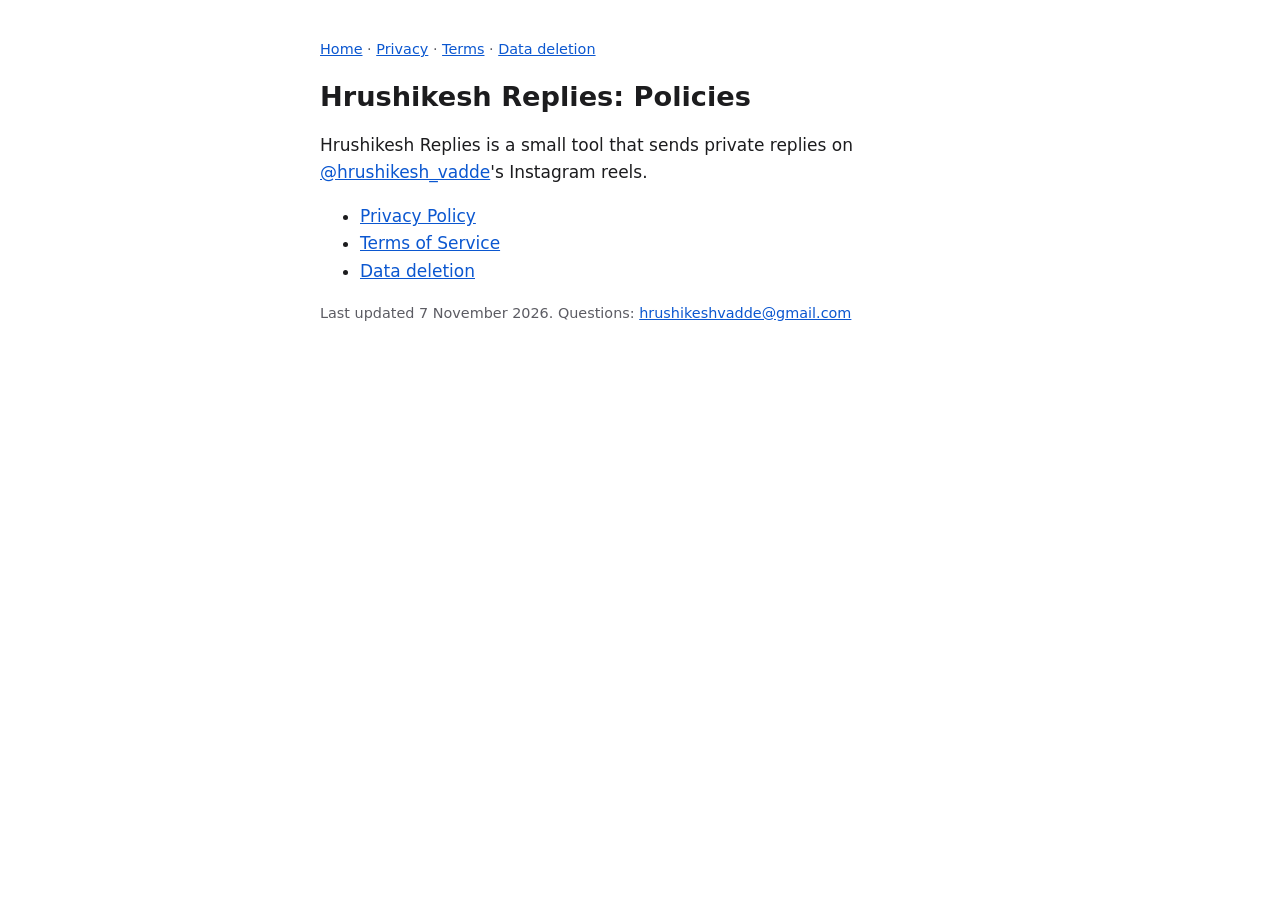
<file: index.html>
<!doctype html>
<html lang="en"><head><meta charset="utf-8"><meta name="viewport" content="width=device-width,initial-scale=1">
<title>Hrushikesh Replies: Policies</title><link rel="stylesheet" href="style.css"></head><body><main>
<p class="nav"><a href="index.html">Home</a> · <a href="privacy.html">Privacy</a> · <a href="terms.html">Terms</a> · <a href="data-deletion.html">Data deletion</a></p>
<h1>Hrushikesh Replies: Policies</h1>
<p>Hrushikesh Replies is a small tool that sends private replies on <a href="https://www.instagram.com/hrushikesh_vadde/">@hrushikesh_vadde</a>'s Instagram reels.</p>
<ul><li><a href="privacy.html">Privacy Policy</a></li><li><a href="terms.html">Terms of Service</a></li><li><a href="data-deletion.html">Data deletion</a></li></ul>
<p class="meta">Last updated 7 November 2026. Questions: <a href="mailto:hrushikeshvadde@gmail.com">hrushikeshvadde@gmail.com</a></p>
</main></body></html>
</file>
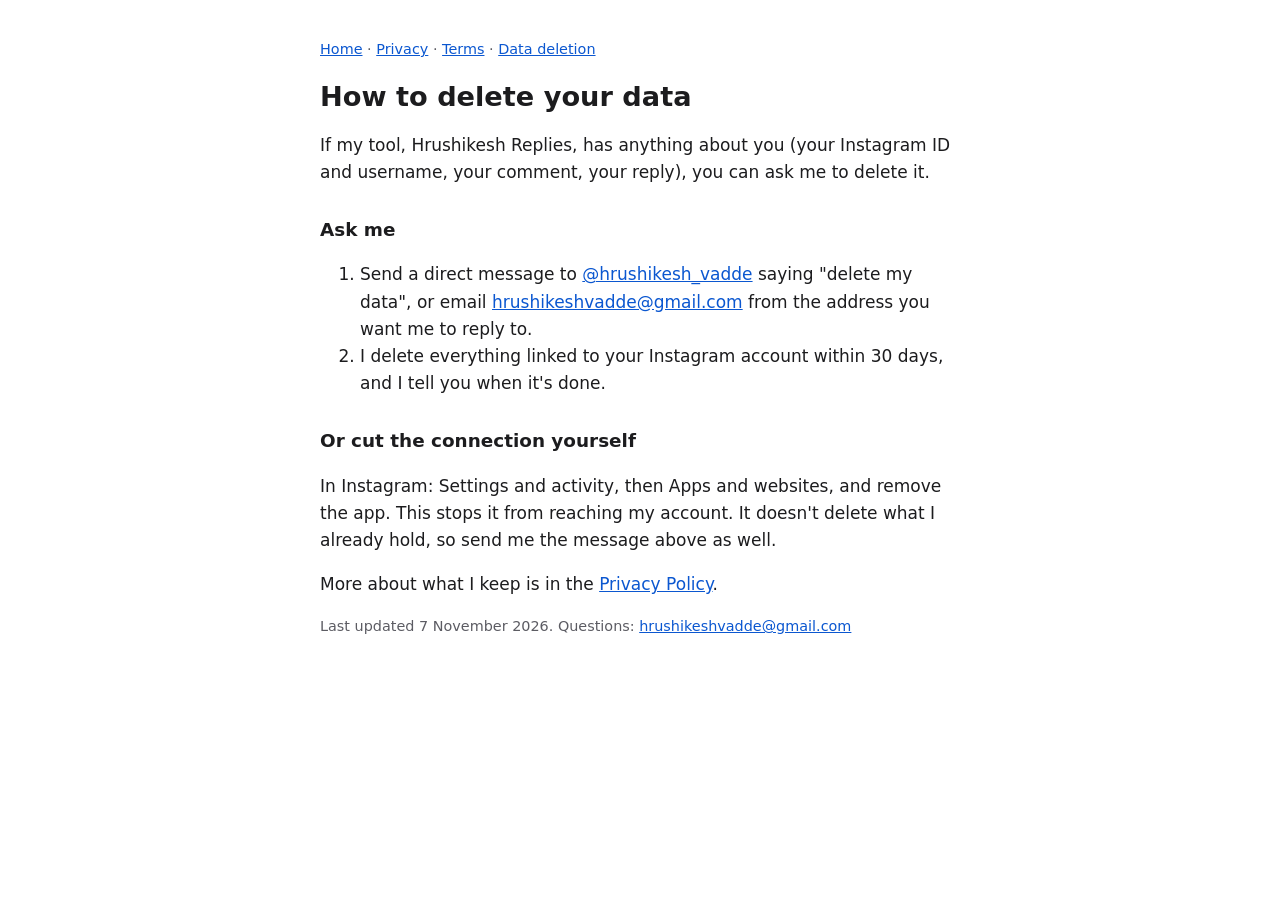
<file: data-deletion.html>
<!doctype html>
<html lang="en"><head><meta charset="utf-8"><meta name="viewport" content="width=device-width,initial-scale=1">
<title>Data Deletion: Hrushikesh Replies</title><link rel="stylesheet" href="style.css"></head><body><main>
<p class="nav"><a href="index.html">Home</a> · <a href="privacy.html">Privacy</a> · <a href="terms.html">Terms</a> · <a href="data-deletion.html">Data deletion</a></p>
<h1>How to delete your data</h1>
<p>If my tool, Hrushikesh Replies, has anything about you (your Instagram ID and username, your comment, your reply), you can ask me to delete it.</p>
<h2>Ask me</h2>
<ol><li>Send a direct message to <a href="https://www.instagram.com/hrushikesh_vadde/">@hrushikesh_vadde</a> saying "delete my data", or email <a href="mailto:hrushikeshvadde@gmail.com">hrushikeshvadde@gmail.com</a> from the address you want me to reply to.</li>
<li>I delete everything linked to your Instagram account within 30 days, and I tell you when it's done.</li></ol>
<h2>Or cut the connection yourself</h2>
<p>In Instagram: Settings and activity, then Apps and websites, and remove the app. This stops it from reaching my account. It doesn't delete what I already hold, so send me the message above as well.</p>
<p>More about what I keep is in the <a href="privacy.html">Privacy Policy</a>.</p>
<p class="meta">Last updated 7 November 2026. Questions: <a href="mailto:hrushikeshvadde@gmail.com">hrushikeshvadde@gmail.com</a></p>
</main></body></html>
</file>
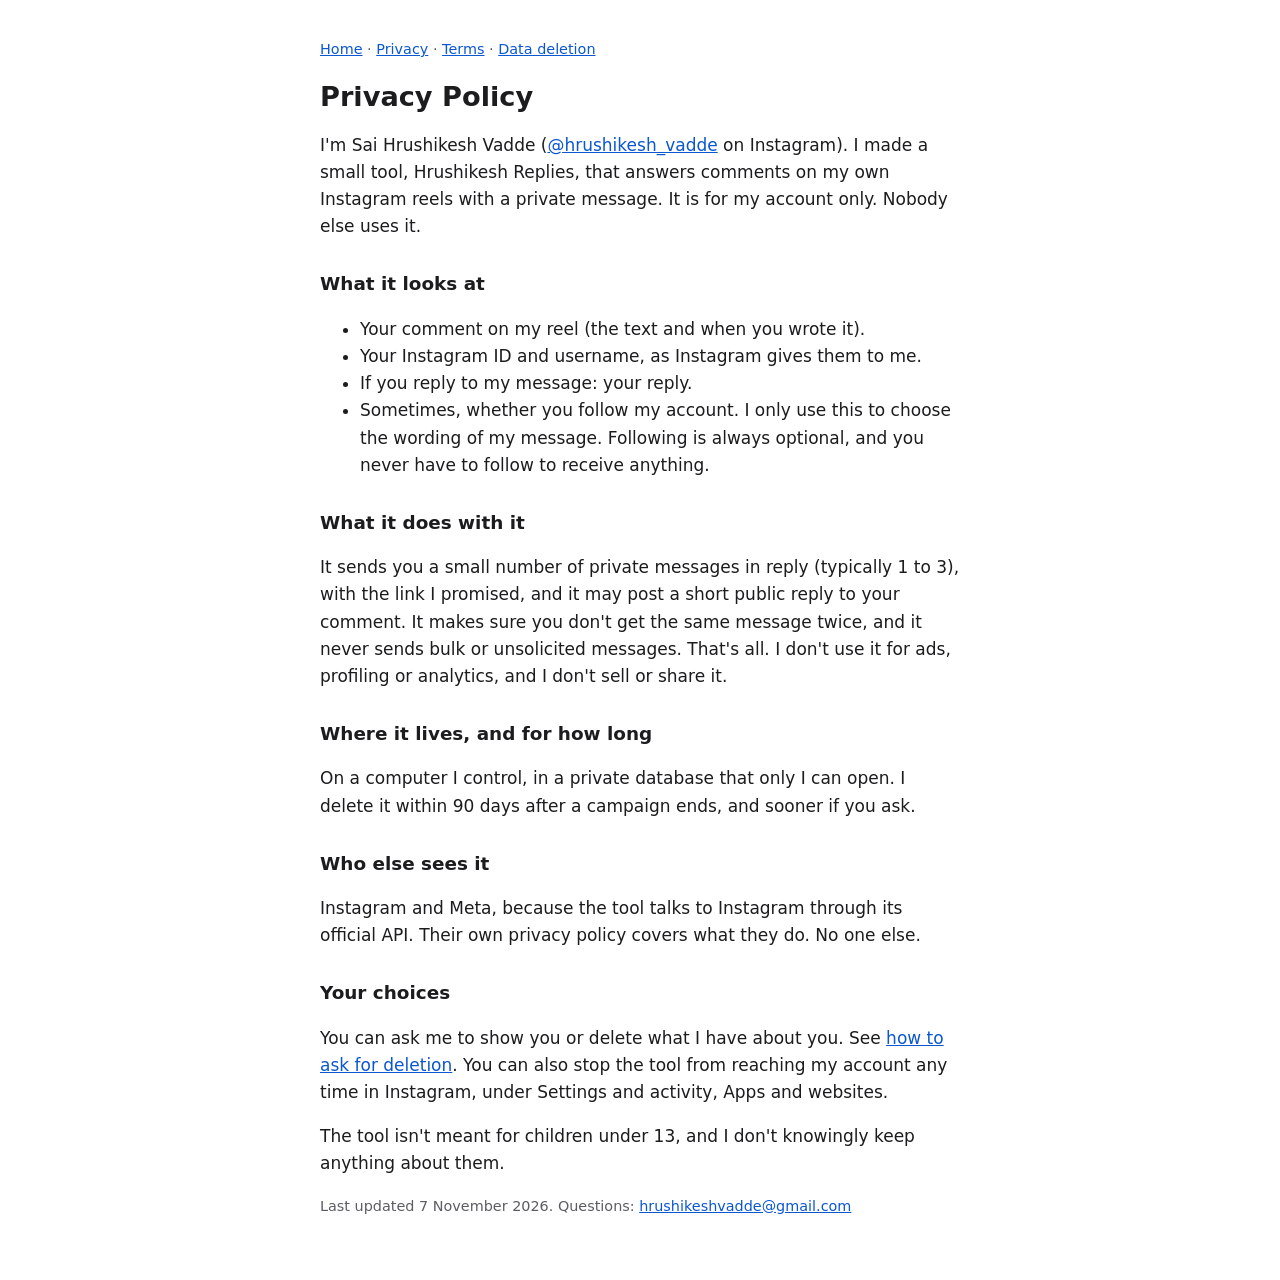
<file: privacy.html>
<!doctype html>
<html lang="en"><head><meta charset="utf-8"><meta name="viewport" content="width=device-width,initial-scale=1">
<title>Privacy Policy: Hrushikesh Replies</title><link rel="stylesheet" href="style.css"></head><body><main>
<p class="nav"><a href="index.html">Home</a> · <a href="privacy.html">Privacy</a> · <a href="terms.html">Terms</a> · <a href="data-deletion.html">Data deletion</a></p>
<h1>Privacy Policy</h1>
<p>I'm Sai Hrushikesh Vadde (<a href="https://www.instagram.com/hrushikesh_vadde/">@hrushikesh_vadde</a> on Instagram). I made a small tool, Hrushikesh Replies, that answers comments on my own Instagram reels with a private message. It is for my account only. Nobody else uses it.</p>
<h2>What it looks at</h2>
<ul><li>Your comment on my reel (the text and when you wrote it).</li><li>Your Instagram ID and username, as Instagram gives them to me.</li><li>If you reply to my message: your reply.</li><li>Sometimes, whether you follow my account. I only use this to choose the wording of my message. Following is always optional, and you never have to follow to receive anything.</li></ul>
<h2>What it does with it</h2>
<p>It sends you a small number of private messages in reply (typically 1 to 3), with the link I promised, and it may post a short public reply to your comment. It makes sure you don't get the same message twice, and it never sends bulk or unsolicited messages. That's all. I don't use it for ads, profiling or analytics, and I don't sell or share it.</p>
<h2>Where it lives, and for how long</h2>
<p>On a computer I control, in a private database that only I can open. I delete it within 90 days after a campaign ends, and sooner if you ask.</p>
<h2>Who else sees it</h2>
<p>Instagram and Meta, because the tool talks to Instagram through its official API. Their own privacy policy covers what they do. No one else.</p>
<h2>Your choices</h2>
<p>You can ask me to show you or delete what I have about you. See <a href="data-deletion.html">how to ask for deletion</a>. You can also stop the tool from reaching my account any time in Instagram, under Settings and activity, Apps and websites.</p>
<p>The tool isn't meant for children under 13, and I don't knowingly keep anything about them.</p>
<p class="meta">Last updated 7 November 2026. Questions: <a href="mailto:hrushikeshvadde@gmail.com">hrushikeshvadde@gmail.com</a></p>
</main></body></html>
</file>
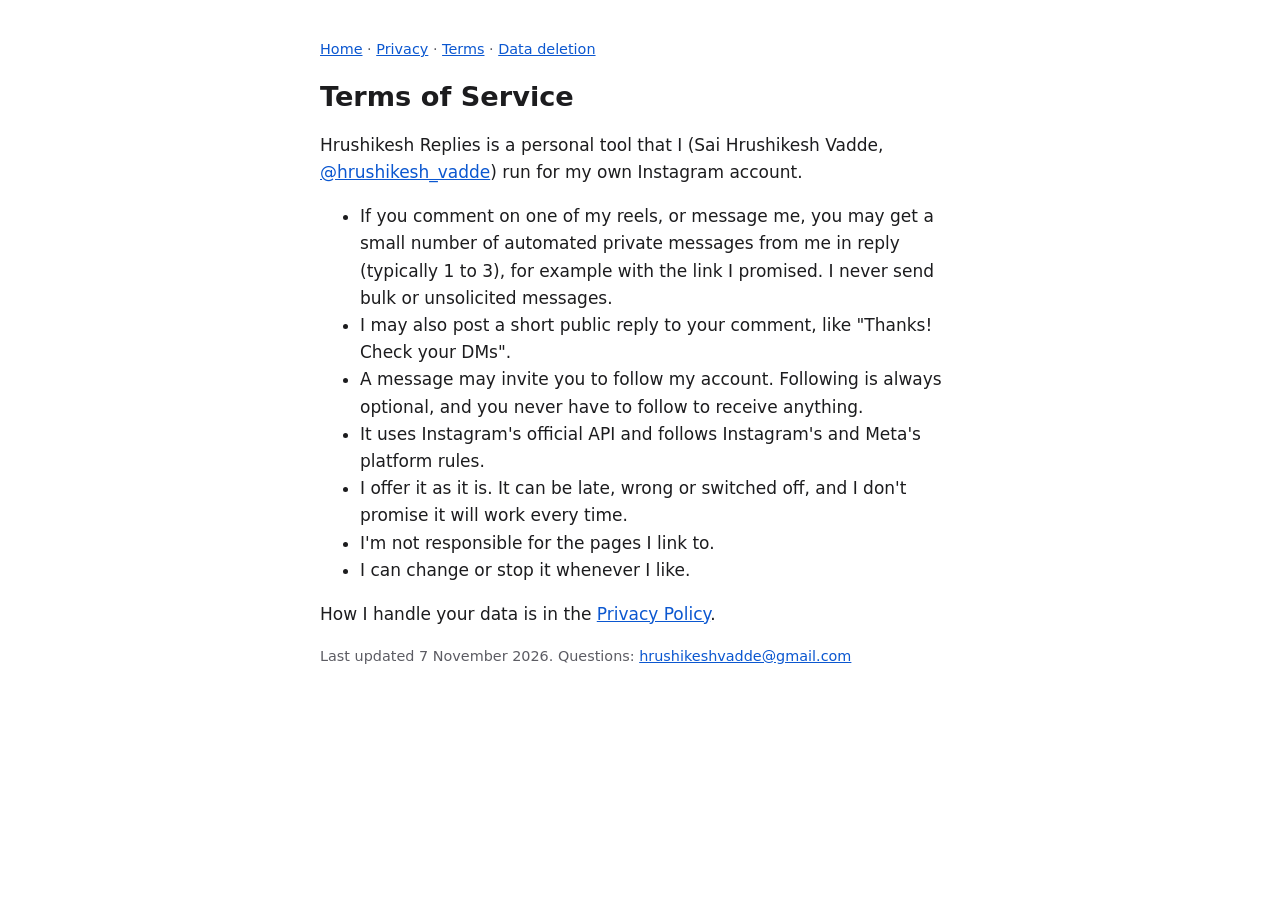
<file: terms.html>
<!doctype html>
<html lang="en"><head><meta charset="utf-8"><meta name="viewport" content="width=device-width,initial-scale=1">
<title>Terms of Service: Hrushikesh Replies</title><link rel="stylesheet" href="style.css"></head><body><main>
<p class="nav"><a href="index.html">Home</a> · <a href="privacy.html">Privacy</a> · <a href="terms.html">Terms</a> · <a href="data-deletion.html">Data deletion</a></p>
<h1>Terms of Service</h1>
<p>Hrushikesh Replies is a personal tool that I (Sai Hrushikesh Vadde, <a href="https://www.instagram.com/hrushikesh_vadde/">@hrushikesh_vadde</a>) run for my own Instagram account.</p>
<ul>
<li>If you comment on one of my reels, or message me, you may get a small number of automated private messages from me in reply (typically 1 to 3), for example with the link I promised. I never send bulk or unsolicited messages.</li>
<li>I may also post a short public reply to your comment, like "Thanks! Check your DMs".</li>
<li>A message may invite you to follow my account. Following is always optional, and you never have to follow to receive anything.</li>
<li>It uses Instagram's official API and follows Instagram's and Meta's platform rules.</li>
<li>I offer it as it is. It can be late, wrong or switched off, and I don't promise it will work every time.</li>
<li>I'm not responsible for the pages I link to.</li>
<li>I can change or stop it whenever I like.</li>
</ul>
<p>How I handle your data is in the <a href="privacy.html">Privacy Policy</a>.</p>
<p class="meta">Last updated 7 November 2026. Questions: <a href="mailto:hrushikeshvadde@gmail.com">hrushikeshvadde@gmail.com</a></p>
</main></body></html>
</file>
<file: style.css>
:root{color-scheme:light dark;--fg:#1c1c1e;--bg:#fff;--muted:#5c5c63;--link:#0b57d0}
@media (prefers-color-scheme:dark){:root{--fg:#ececf0;--bg:#16161a;--muted:#a4a4ad;--link:#8ab4f8}}
body{margin:0;background:var(--bg);color:var(--fg);font:17px/1.6 system-ui,-apple-system,"Segoe UI",sans-serif}
main{max-width:40rem;margin:0 auto;padding:1.5rem 1rem 3rem}
h1{font-size:1.7rem;line-height:1.25}h2{font-size:1.15rem;margin-top:1.8rem}
a{color:var(--link)}.nav,.meta{color:var(--muted);font-size:.9rem}
</file>
